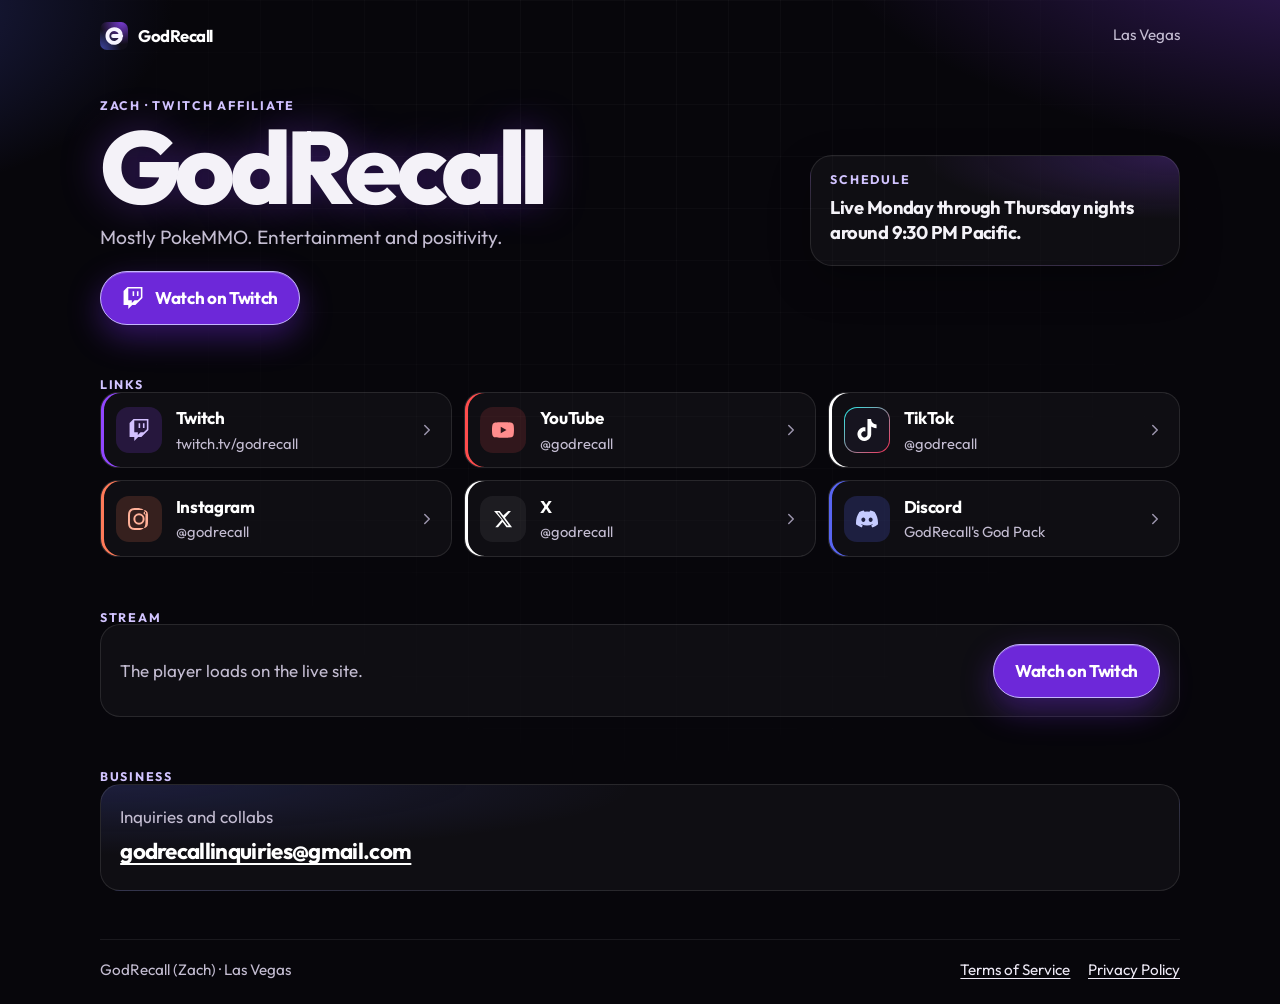
<file: index.html>
<!DOCTYPE html>
<html lang="en">
<head>
  <meta charset="utf-8">
  <meta name="viewport" content="width=device-width, initial-scale=1, viewport-fit=cover">
  <title>GodRecall · PokeMMO on Twitch</title>
  <meta name="description" content="Las Vegas Twitch Affiliate. Mostly PokeMMO, entertainment, and positivity. Live Monday through Thursday nights around 9:30 PM Pacific.">
  <meta name="theme-color" content="#07060b">
  <meta name="color-scheme" content="dark">
  <link rel="canonical" href="https://godrecall.com/">
  <link rel="icon" href="/favicon.svg" type="image/svg+xml">
  <link rel="apple-touch-icon" href="/apple-touch-icon.png">
  <meta property="og:title" content="GodRecall">
  <meta property="og:description" content="Las Vegas Twitch Affiliate. Mostly PokeMMO, entertainment, and positivity. Live Monday through Thursday nights around 9:30 PM Pacific.">
  <meta property="og:type" content="website">
  <meta property="og:url" content="https://godrecall.com/">
  <meta property="og:image" content="https://godrecall.com/og-image.png">
  <meta property="og:image:type" content="image/png">
  <meta property="og:image:width" content="1200">
  <meta property="og:image:height" content="630">
  <meta property="og:image:alt" content="GodRecall, a Las Vegas Twitch Affiliate who mostly streams PokeMMO.">
  <meta name="twitter:card" content="summary_large_image">
  <meta name="twitter:site" content="@godrecall">
  <meta name="twitter:title" content="GodRecall">
  <meta name="twitter:description" content="Las Vegas Twitch Affiliate. Mostly PokeMMO, entertainment, and positivity. Live Monday through Thursday nights around 9:30 PM Pacific.">
  <meta name="twitter:image" content="https://godrecall.com/og-image.png">
  <meta name="twitter:image:alt" content="GodRecall, a Las Vegas Twitch Affiliate who mostly streams PokeMMO.">
  <link rel="stylesheet" href="/styles.css">
  <script type="application/ld+json">
  {
    "@context": "https://schema.org",
    "@type": "Person",
    "name": "Zach",
    "alternateName": "GodRecall",
    "description": "Mostly PokeMMO streamer focused on entertainment and positivity.",
    "url": "https://godrecall.com/",
    "email": "godrecallinquiries@gmail.com",
    "homeLocation": {
      "@type": "Place",
      "name": "Las Vegas"
    },
    "sameAs": [
      "https://twitch.tv/godrecall",
      "https://youtube.com/@godrecall",
      "https://tiktok.com/@godrecall",
      "https://instagram.com/godrecall",
      "https://x.com/godrecall",
      "https://discord.gg/zZrCK5zesz"
    ]
  }
  </script>
</head>
<body>
  <a class="skip" href="#content">Skip to content</a>
  <header class="site-header shell">
    <a class="brand" href="/">
      <img class="brand-mark" src="/favicon.svg" width="28" height="28" alt="">
      GodRecall
    </a>
    <p class="loc">Las Vegas</p>
  </header>
  <main id="content" class="shell" tabindex="-1">
    <section class="hero">
      <div class="hero-copy">
        <p class="eyebrow">Zach · Twitch Affiliate</p>
        <h1>GodRecall</h1>
        <p class="tagline">Mostly PokeMMO. Entertainment and positivity.</p>
        <div class="cta-row">
          <a class="btn btn-primary" href="https://twitch.tv/godrecall" target="_blank" rel="me noopener noreferrer">
            <svg xmlns="http://www.w3.org/2000/svg" viewBox="0 0 24 24" width="22" height="22" aria-hidden="true">
              <path fill="currentColor" d="M11.571 4.714h1.715v5.143H11.57zm4.715 0H18v5.143h-1.714zM6 0 1.714 4.286v15.428h5.143V24l4.286-4.286h3.428L22.286 12V0zm14.571 11.143-3.428 3.428h-3.429l-3 3v-3H6.857V1.714h13.714z"/>
            </svg>
            Watch on Twitch
          </a>
        </div>
      </div>
      <aside class="schedule" aria-labelledby="schedule-heading">
        <h2 id="schedule-heading" class="section-label">Schedule</h2>
        <p>Live Monday through Thursday nights around 9:30 PM Pacific.</p>
      </aside>
    </section>

    <section class="block" aria-labelledby="links-heading">
      <h2 id="links-heading" class="section-label">Links</h2>
      <ul class="link-list">
        <li>
          <a class="link-card" data-brand="twitch" href="https://twitch.tv/godrecall" target="_blank" rel="me noopener noreferrer">
            <span class="icon">
              <svg xmlns="http://www.w3.org/2000/svg" viewBox="0 0 24 24" width="22" height="22" aria-hidden="true">
                <path fill="currentColor" d="M11.571 4.714h1.715v5.143H11.57zm4.715 0H18v5.143h-1.714zM6 0 1.714 4.286v15.428h5.143V24l4.286-4.286h3.428L22.286 12V0zm14.571 11.143-3.428 3.428h-3.429l-3 3v-3H6.857V1.714h13.714z"/>
              </svg>
            </span>
            <span>
              <span class="link-name">Twitch</span>
              <span class="link-meta">twitch.tv/godrecall</span>
            </span>
            <span class="chevron" aria-hidden="true">
              <svg xmlns="http://www.w3.org/2000/svg" viewBox="0 0 24 24" width="18" height="18">
                <path fill="none" stroke="currentColor" stroke-width="2" stroke-linecap="round" stroke-linejoin="round" d="M9 6l6 6-6 6"/>
              </svg>
            </span>
          </a>
        </li>
        <li>
          <a class="link-card" data-brand="youtube" href="https://youtube.com/@godrecall" target="_blank" rel="me noopener noreferrer">
            <span class="icon">
              <svg xmlns="http://www.w3.org/2000/svg" viewBox="0 0 24 24" width="22" height="22" aria-hidden="true">
                <path fill="currentColor" d="M23.498 6.186a3.016 3.016 0 0 0-2.122-2.136C19.505 3.545 12 3.545 12 3.545s-7.505 0-9.377.505A3.017 3.017 0 0 0 .502 6.186C0 8.07 0 12 0 12s0 3.93.502 5.814a3.016 3.016 0 0 0 2.122 2.136c1.871.505 9.376.505 9.376.505s7.505 0 9.377-.505a3.015 3.015 0 0 0 2.122-2.136C24 15.93 24 12 24 12s0-3.93-.502-5.814zM9.545 15.568V8.432L15.818 12l-6.273 3.568z"/>
              </svg>
            </span>
            <span>
              <span class="link-name">YouTube</span>
              <span class="link-meta">@godrecall</span>
            </span>
            <span class="chevron" aria-hidden="true">
              <svg xmlns="http://www.w3.org/2000/svg" viewBox="0 0 24 24" width="18" height="18">
                <path fill="none" stroke="currentColor" stroke-width="2" stroke-linecap="round" stroke-linejoin="round" d="M9 6l6 6-6 6"/>
              </svg>
            </span>
          </a>
        </li>
        <li>
          <a class="link-card" data-brand="tiktok" href="https://tiktok.com/@godrecall" target="_blank" rel="me noopener noreferrer">
            <span class="icon">
              <svg xmlns="http://www.w3.org/2000/svg" viewBox="0 0 24 24" width="22" height="22" aria-hidden="true">
                <path fill="currentColor" d="M12.525.02c1.31-.02 2.61-.01 3.91-.02.08 1.53.63 3.09 1.75 4.17 1.12 1.11 2.7 1.62 4.24 1.79v4.03c-1.44-.05-2.89-.35-4.2-.97-.57-.26-1.1-.59-1.62-.93-.01 2.92.01 5.84-.02 8.75-.08 1.4-.54 2.79-1.35 3.94-1.31 1.92-3.58 3.17-5.91 3.21-1.43.08-2.86-.31-4.08-1.03-2.02-1.19-3.44-3.37-3.65-5.71-.02-.5-.03-1-.01-1.49.18-1.9 1.12-3.72 2.58-4.96 1.66-1.44 3.98-2.13 6.15-1.72.02 1.48-.04 2.96-.04 4.44-.99-.32-2.15-.23-3.02.37-.63.41-1.11 1.04-1.36 1.75-.21.51-.15 1.07-.14 1.61.24 1.64 1.82 3.02 3.5 2.87 1.12-.01 2.19-.66 2.77-1.61.19-.33.4-.67.41-1.06.1-1.79.06-3.57.07-5.36.01-4.03-.01-8.05.02-12.07z"/>
              </svg>
            </span>
            <span>
              <span class="link-name">TikTok</span>
              <span class="link-meta">@godrecall</span>
            </span>
            <span class="chevron" aria-hidden="true">
              <svg xmlns="http://www.w3.org/2000/svg" viewBox="0 0 24 24" width="18" height="18">
                <path fill="none" stroke="currentColor" stroke-width="2" stroke-linecap="round" stroke-linejoin="round" d="M9 6l6 6-6 6"/>
              </svg>
            </span>
          </a>
        </li>
        <li>
          <a class="link-card" data-brand="instagram" href="https://instagram.com/godrecall" target="_blank" rel="me noopener noreferrer">
            <span class="icon">
              <svg xmlns="http://www.w3.org/2000/svg" viewBox="0 0 24 24" width="22" height="22" aria-hidden="true">
                <path fill="currentColor" d="M12 2.163c3.204 0 3.584.012 4.85.07 3.252.148 4.771 1.691 4.919 4.919.058 1.265.069 1.645.069 4.849 0 3.205-.012 3.584-.069 4.849-.149 3.225-1.664 4.771-4.919 4.919-1.266.058-1.644.07-4.85.07-3.204 0-3.584-.012-4.849-.07-3.26-.149-4.771-1.699-4.919-4.92-.058-1.265-.07-1.644-.07-4.849 0-3.204.013-3.583.07-4.849.149-3.227 1.664-4.771 4.919-4.919 1.266-.057 1.645-.069 4.849-.069zM12 0C8.741 0 8.333.014 7.053.072 2.695.272.273 2.69.073 7.052.014 8.333 0 8.741 0 12c0 3.259.014 3.668.072 4.948.2 4.358 2.618 6.78 6.98 6.98 1.281.058 1.689.072 4.948.072 4.354.2 6.782-2.618 6.979-6.98.059-1.28.073-1.689.073-4.948 0-3.259-.014-3.667-.072-4.947-.196-4.354-2.617-6.78-6.979-6.98C15.668.014 15.259 0 12 0zm0 5.838a6.162 6.162 0 1 0 0 12.324 6.162 6.162 0 0 0 0-12.324zM12 16a4 4 0 1 1 0-8 4 4 0 0 1 0 8zm6.406-11.845a1.44 1.44 0 1 0 0 2.881 1.44 1.44 0 0 0 0-2.881z"/>
              </svg>
            </span>
            <span>
              <span class="link-name">Instagram</span>
              <span class="link-meta">@godrecall</span>
            </span>
            <span class="chevron" aria-hidden="true">
              <svg xmlns="http://www.w3.org/2000/svg" viewBox="0 0 24 24" width="18" height="18">
                <path fill="none" stroke="currentColor" stroke-width="2" stroke-linecap="round" stroke-linejoin="round" d="M9 6l6 6-6 6"/>
              </svg>
            </span>
          </a>
        </li>
        <li>
          <a class="link-card" data-brand="x" href="https://x.com/godrecall" target="_blank" rel="me noopener noreferrer">
            <span class="icon">
              <svg xmlns="http://www.w3.org/2000/svg" viewBox="0 0 24 24" width="20" height="20" aria-hidden="true">
                <path fill="currentColor" d="M18.244 2.25h3.308l-7.227 8.26 8.502 11.24H16.17l-4.714-6.231-5.401 6.231H2.744l7.727-8.835L1.254 2.25H8.08l4.253 5.622L18.244 2.25zm-1.161 17.52h1.833L7.084 4.126H5.117z"/>
              </svg>
            </span>
            <span>
              <span class="link-name">X</span>
              <span class="link-meta">@godrecall</span>
            </span>
            <span class="chevron" aria-hidden="true">
              <svg xmlns="http://www.w3.org/2000/svg" viewBox="0 0 24 24" width="18" height="18">
                <path fill="none" stroke="currentColor" stroke-width="2" stroke-linecap="round" stroke-linejoin="round" d="M9 6l6 6-6 6"/>
              </svg>
            </span>
          </a>
        </li>
        <li>
          <a class="link-card" data-brand="discord" href="https://discord.gg/zZrCK5zesz" target="_blank" rel="me noopener noreferrer">
            <span class="icon">
              <svg xmlns="http://www.w3.org/2000/svg" viewBox="0 0 24 24" width="22" height="22" aria-hidden="true">
                <path fill="currentColor" d="M20.317 4.37a19.791 19.791 0 0 0-4.885-1.515.074.074 0 0 0-.079.037c-.21.375-.444.864-.608 1.25a18.27 18.27 0 0 0-5.487 0 12.64 12.64 0 0 0-.617-1.25.077.077 0 0 0-.079-.037A19.736 19.736 0 0 0 3.677 4.37a.07.07 0 0 0-.032.027C.533 9.046-.32 13.58.099 18.057a.082.082 0 0 0 .031.057 19.9 19.9 0 0 0 5.993 3.03.078.078 0 0 0 .084-.028 14.09 14.09 0 0 0 1.226-1.994.076.076 0 0 0-.041-.106 13.107 13.107 0 0 1-1.872-.892.077.077 0 0 1-.008-.128 10.2 10.2 0 0 0 .372-.292.074.074 0 0 1 .077-.01c3.928 1.793 8.18 1.793 12.062 0a.074.074 0 0 1 .078.01c.12.098.246.198.373.292a.077.077 0 0 1-.006.127 12.299 12.299 0 0 1-1.873.892.077.077 0 0 0-.041.107c.36.698.772 1.362 1.225 1.993a.076.076 0 0 0 .084.028 19.839 19.839 0 0 0 6.002-3.03.077.077 0 0 0 .032-.054c.5-5.177-.838-9.674-3.549-13.66a.061.061 0 0 0-.031-.03zM8.02 15.33c-1.183 0-2.157-1.085-2.157-2.419 0-1.333.956-2.419 2.157-2.419 1.21 0 2.176 1.096 2.157 2.42 0 1.333-.956 2.418-2.157 2.418zm7.975 0c-1.183 0-2.157-1.085-2.157-2.419 0-1.333.955-2.419 2.157-2.419 1.21 0 2.176 1.096 2.157 2.42 0 1.333-.946 2.418-2.157 2.418z"/>
              </svg>
            </span>
            <span>
              <span class="link-name">Discord</span>
              <span class="link-meta">GodRecall's God Pack</span>
            </span>
            <span class="chevron" aria-hidden="true">
              <svg xmlns="http://www.w3.org/2000/svg" viewBox="0 0 24 24" width="18" height="18">
                <path fill="none" stroke="currentColor" stroke-width="2" stroke-linecap="round" stroke-linejoin="round" d="M9 6l6 6-6 6"/>
              </svg>
            </span>
          </a>
        </li>
      </ul>
    </section>

    <section class="block" aria-labelledby="stream-heading">
      <h2 id="stream-heading" class="section-label">Stream</h2>
      <!-- Twitch only plays the embed when parent matches the hosting domain. -->
      <div class="player-frame" id="player-frame">
        <iframe
          id="twitch-frame"
          title="GodRecall on Twitch"
          width="640"
          height="360"
          src="https://player.twitch.tv/?channel=godrecall&amp;parent=zachkleinschmidt.github.io&amp;parent=godrecall.com&amp;parent=www.godrecall.com&amp;muted=true&amp;autoplay=false"
          allow="autoplay; fullscreen; picture-in-picture; encrypted-media"
          allowfullscreen
          loading="lazy"></iframe>
      </div>
      <div class="player-fallback" id="player-fallback" hidden>
        <p>The player loads on the live site.</p>
        <a class="btn btn-primary" href="https://twitch.tv/godrecall" target="_blank" rel="noopener noreferrer">Watch on Twitch</a>
      </div>
      <script>
        (function () {
          var host = location.hostname;
          var allowed = host === "zachkleinschmidt.github.io" || host === "godrecall.com" || host === "www.godrecall.com";
          if (allowed) return;
          var frame = document.getElementById("player-frame");
          var fallback = document.getElementById("player-fallback");
          if (frame) frame.remove();
          if (fallback) fallback.hidden = false;
        })();
      </script>
    </section>

    <section class="block" aria-labelledby="business-heading">
      <h2 id="business-heading" class="section-label">Business</h2>
      <div class="contact-card">
        <p>Inquiries and collabs</p>
        <a class="email" href="mailto:godrecallinquiries@gmail.com">godrecallinquiries@gmail.com</a>
      </div>
    </section>
  </main>
  <footer class="site-footer shell">
    <p>GodRecall (Zach) · Las Vegas</p>
    <nav aria-label="Legal">
      <a href="/terms-of-service.html">Terms of Service</a>
      <a href="/privacy-policy.html">Privacy Policy</a>
    </nav>
  </footer>
</body>
</html>
</file>
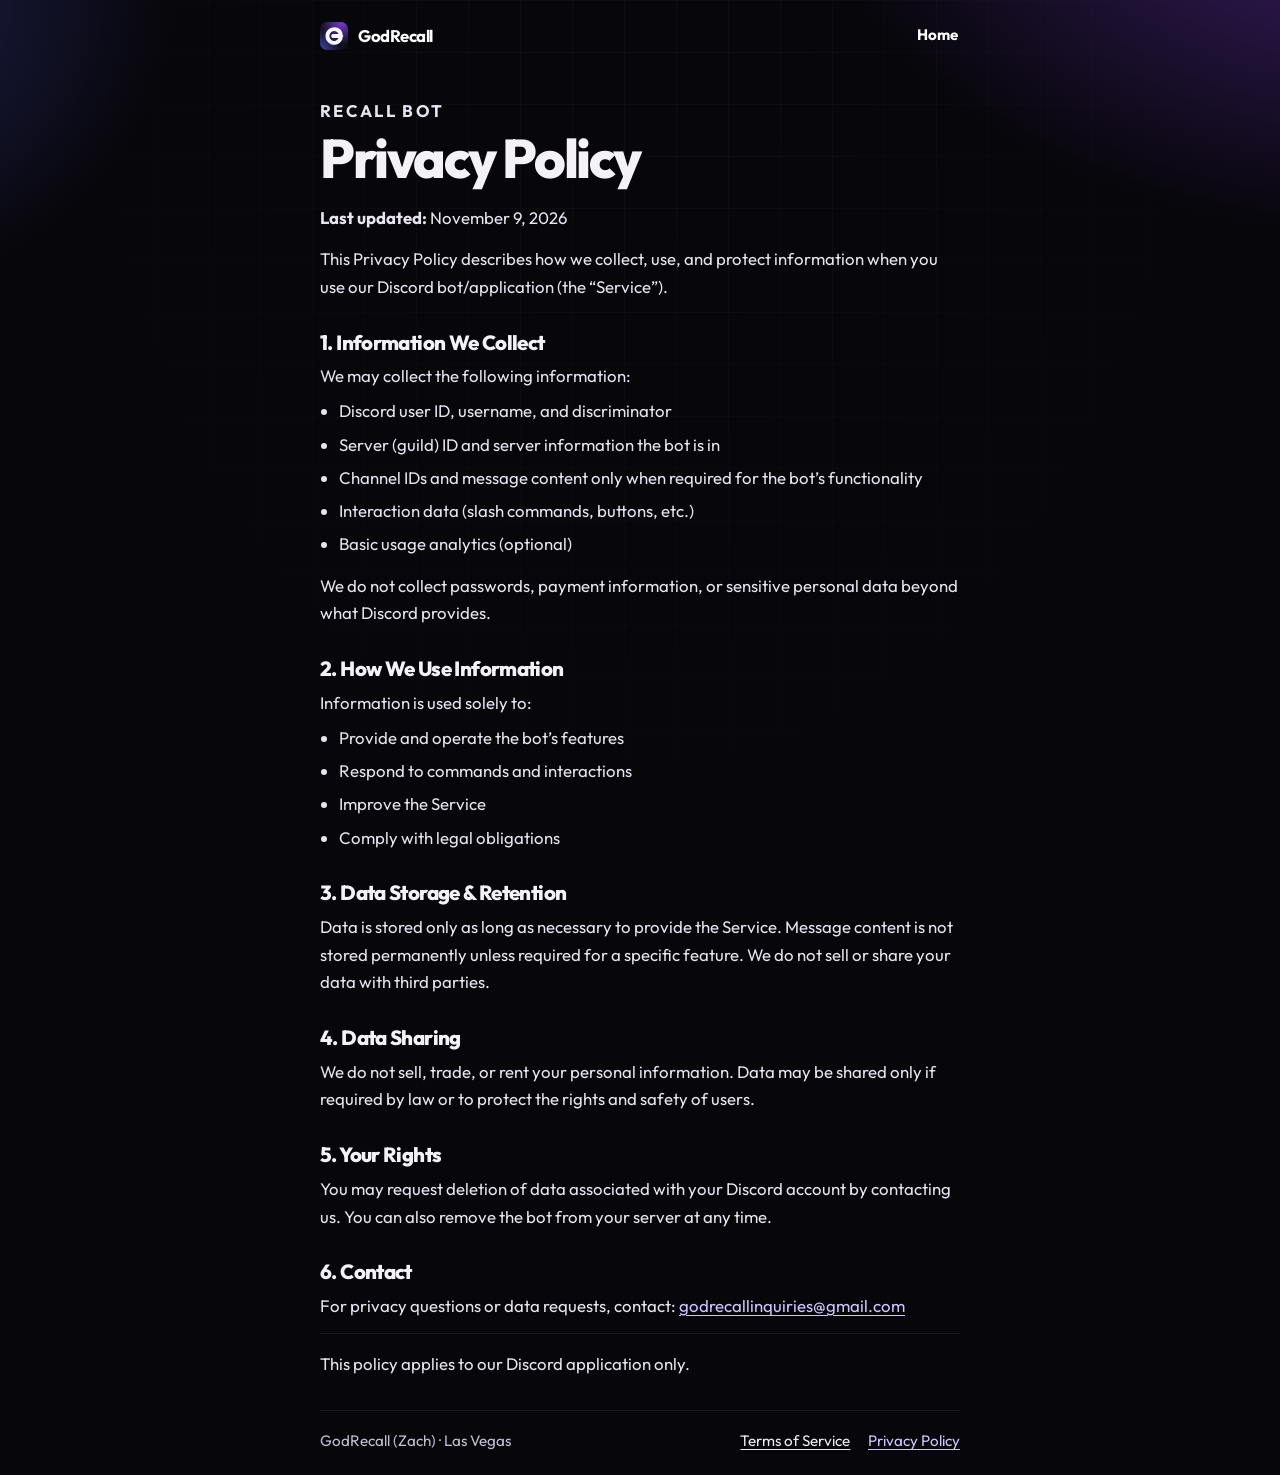
<file: privacy/index.html>
<!DOCTYPE html>
<html lang="en">
<head>
  <meta charset="utf-8">
  <meta name="viewport" content="width=device-width, initial-scale=1, viewport-fit=cover">
  <title>Redirecting to Privacy Policy · GodRecall</title>
  <meta name="robots" content="noindex">
  <link rel="canonical" href="https://godrecall.com/privacy-policy.html">
  <meta http-equiv="refresh" content="0; url=/privacy-policy.html">
  <link rel="icon" href="/favicon.svg" type="image/svg+xml">
  <link rel="stylesheet" href="/styles.css">
  <script>location.replace("/privacy-policy.html");</script>
</head>
<body>
  <main class="shell shell-narrow redirect-page">
    <h1>Privacy Policy</h1>
    <p><a href="/privacy-policy.html">Continue to the Privacy Policy</a>.</p>
  </main>
</body>
</html>
</file>
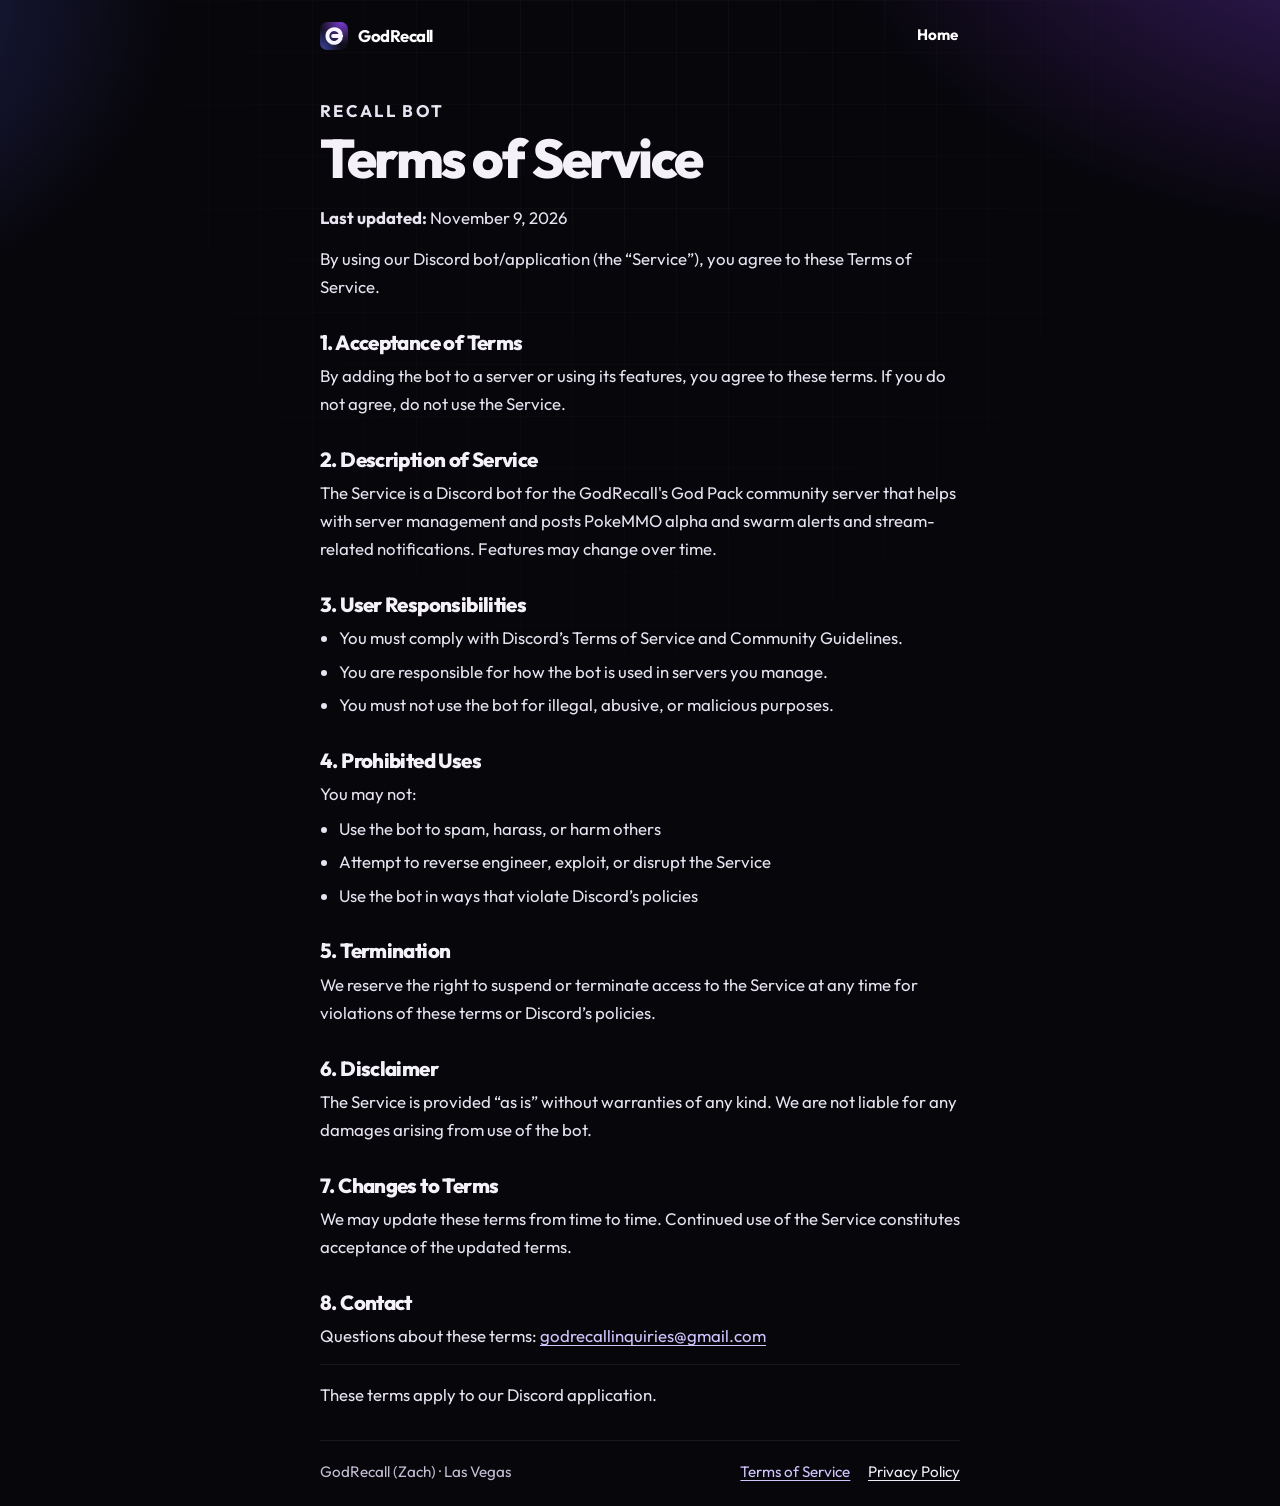
<file: terms/index.html>
<!DOCTYPE html>
<html lang="en">
<head>
  <meta charset="utf-8">
  <meta name="viewport" content="width=device-width, initial-scale=1, viewport-fit=cover">
  <title>Redirecting to Terms of Service · GodRecall</title>
  <meta name="robots" content="noindex">
  <link rel="canonical" href="https://godrecall.com/terms-of-service.html">
  <meta http-equiv="refresh" content="0; url=/terms-of-service.html">
  <link rel="icon" href="/favicon.svg" type="image/svg+xml">
  <link rel="stylesheet" href="/styles.css">
  <script>location.replace("/terms-of-service.html");</script>
</head>
<body>
  <main class="shell shell-narrow redirect-page">
    <h1>Terms of Service</h1>
    <p><a href="/terms-of-service.html">Continue to the Terms of Service</a>.</p>
  </main>
</body>
</html>
</file>
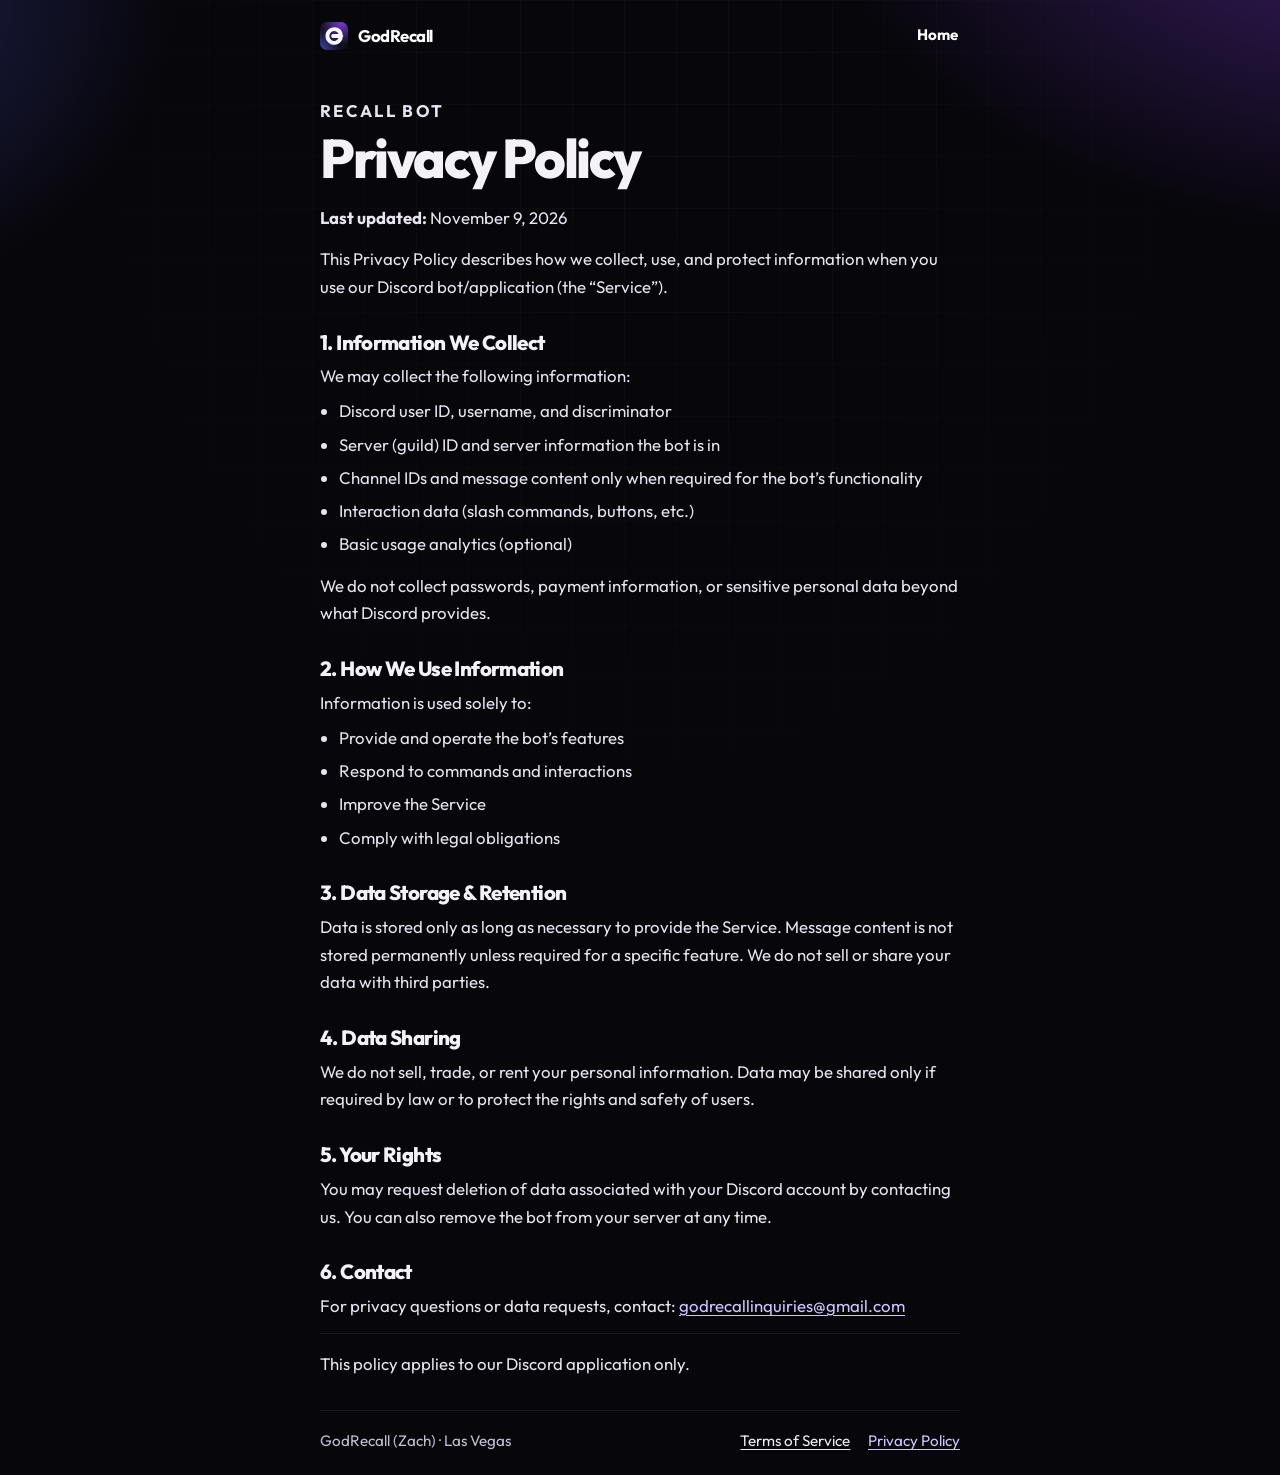
<file: privacy-policy.html>
<!DOCTYPE html>
<html lang="en">
<head>
  <meta charset="utf-8">
  <meta name="viewport" content="width=device-width, initial-scale=1, viewport-fit=cover">
  <title>Privacy Policy · Recall Bot</title>
  <meta name="description" content="Privacy Policy for Recall Bot, the Discord bot for GodRecall’s God Pack.">
  <meta name="theme-color" content="#07060b">
  <link rel="canonical" href="https://godrecall.com/privacy-policy.html">
  <link rel="icon" href="/favicon.svg" type="image/svg+xml">
  <link rel="apple-touch-icon" href="/apple-touch-icon.png">
  <meta property="og:title" content="Privacy Policy · Recall Bot">
  <meta property="og:description" content="Privacy Policy for Recall Bot, the Discord bot for GodRecall’s God Pack.">
  <meta property="og:type" content="website">
  <meta property="og:url" content="https://godrecall.com/privacy-policy.html">
  <meta property="og:image" content="https://godrecall.com/og-image.png">
  <meta name="twitter:card" content="summary_large_image">
  <meta name="twitter:title" content="Privacy Policy · Recall Bot">
  <meta name="twitter:description" content="Privacy Policy for Recall Bot, the Discord bot for GodRecall’s God Pack.">
  <meta name="twitter:image" content="https://godrecall.com/og-image.png">
  <link rel="stylesheet" href="/styles.css">
</head>
<body>
  <a class="skip" href="#content">Skip to content</a>
  <header class="site-header shell shell-narrow">
    <a class="brand" href="/">
      <img class="brand-mark" src="/favicon.svg" width="28" height="28" alt="">
      GodRecall
    </a>
    <a class="header-link" href="/">Home</a>
  </header>
  <main id="content" class="shell shell-narrow legal" tabindex="-1">
    <p class="eyebrow">Recall Bot</p>
    <h1>Privacy Policy</h1>
    <p><strong>Last updated:</strong> November 9, 2026</p>

    <p>This Privacy Policy describes how we collect, use, and protect information when you use our Discord bot/application (the “Service”).</p>

    <h2>1. Information We Collect</h2>
    <p>We may collect the following information:</p>
    <ul>
      <li>Discord user ID, username, and discriminator</li>
      <li>Server (guild) ID and server information the bot is in</li>
      <li>Channel IDs and message content only when required for the bot’s functionality</li>
      <li>Interaction data (slash commands, buttons, etc.)</li>
      <li>Basic usage analytics (optional)</li>
    </ul>
    <p>We do not collect passwords, payment information, or sensitive personal data beyond what Discord provides.</p>

    <h2>2. How We Use Information</h2>
    <p>Information is used solely to:</p>
    <ul>
      <li>Provide and operate the bot’s features</li>
      <li>Respond to commands and interactions</li>
      <li>Improve the Service</li>
      <li>Comply with legal obligations</li>
    </ul>

    <h2>3. Data Storage &amp; Retention</h2>
    <p>Data is stored only as long as necessary to provide the Service. Message content is not stored permanently unless required for a specific feature. We do not sell or share your data with third parties.</p>

    <h2>4. Data Sharing</h2>
    <p>We do not sell, trade, or rent your personal information. Data may be shared only if required by law or to protect the rights and safety of users.</p>

    <h2>5. Your Rights</h2>
    <p>You may request deletion of data associated with your Discord account by contacting us. You can also remove the bot from your server at any time.</p>

    <h2>6. Contact</h2>
    <p>For privacy questions or data requests, contact: <a href="mailto:godrecallinquiries@gmail.com">godrecallinquiries@gmail.com</a></p>

    <p class="legal-end">This policy applies to our Discord application only.</p>
  </main>
  <footer class="site-footer shell shell-narrow">
    <p>GodRecall (Zach) · Las Vegas</p>
    <nav aria-label="Legal">
      <a href="/terms-of-service.html">Terms of Service</a>
      <a href="/privacy-policy.html" aria-current="page">Privacy Policy</a>
    </nav>
  </footer>
</body>
</html>
</file>
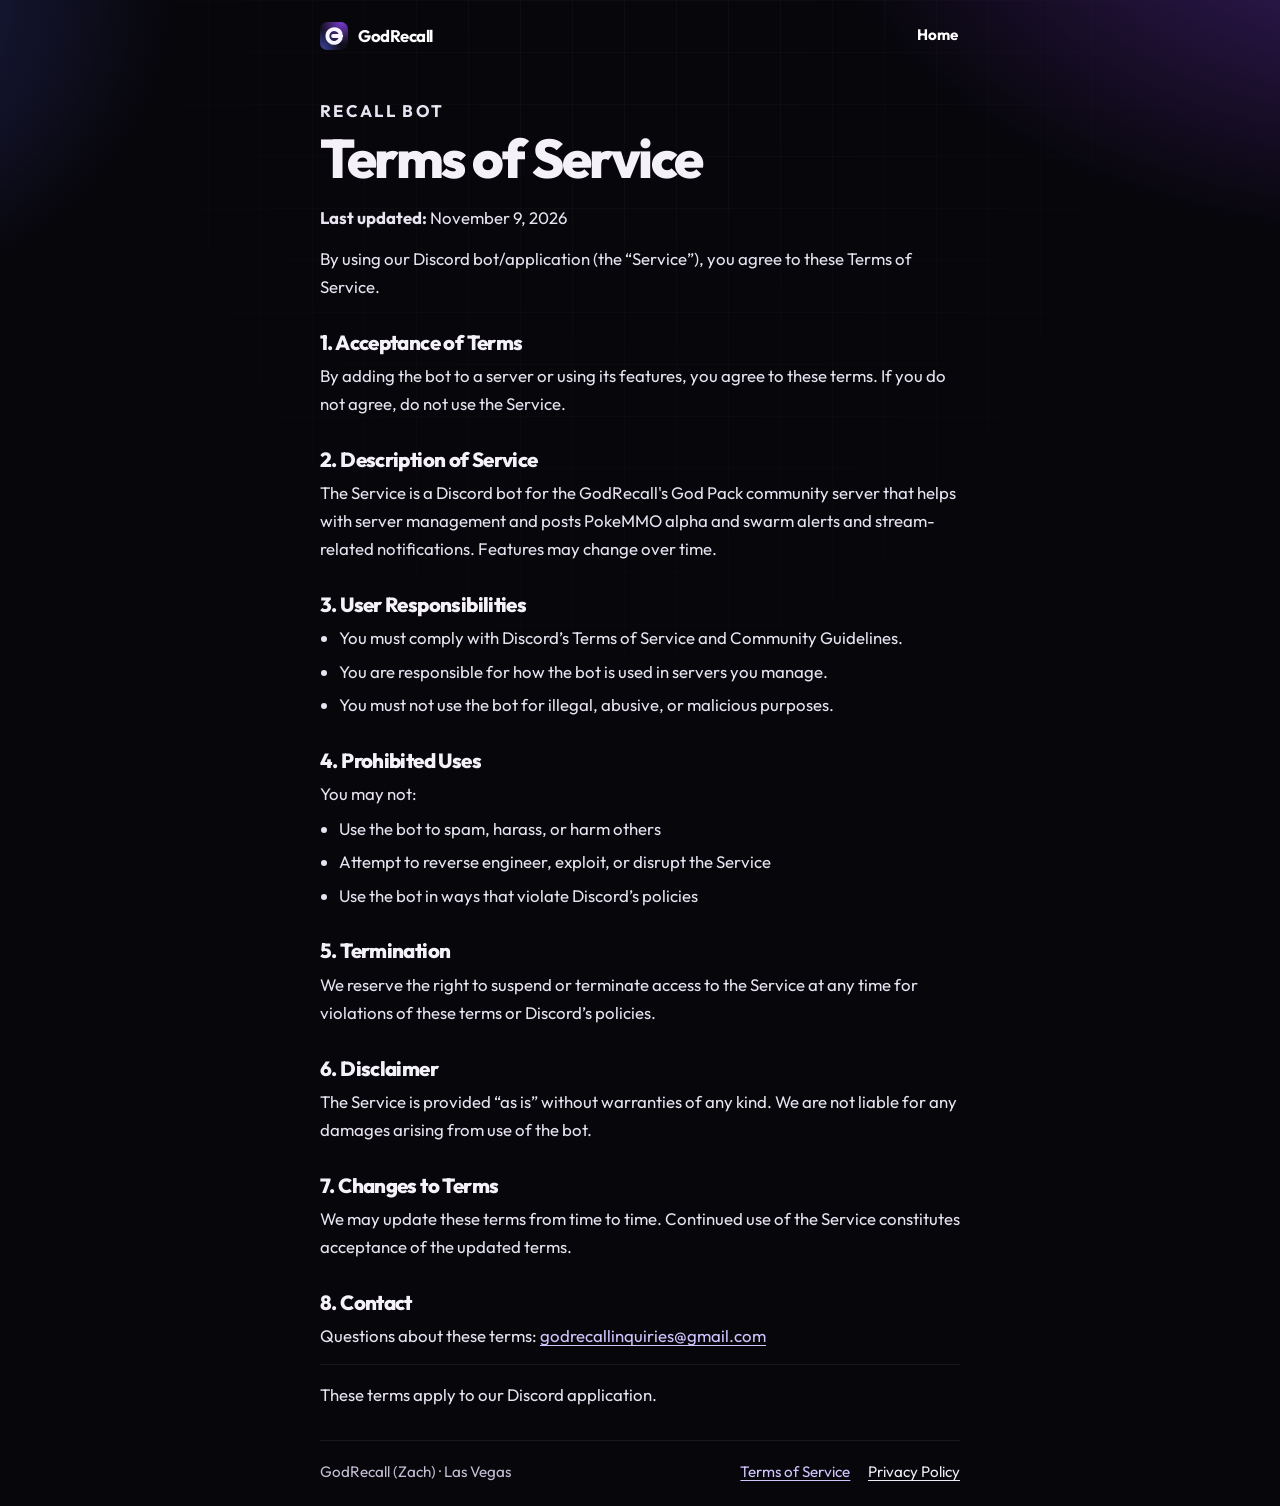
<file: terms-of-service.html>
<!DOCTYPE html>
<html lang="en">
<head>
  <meta charset="utf-8">
  <meta name="viewport" content="width=device-width, initial-scale=1, viewport-fit=cover">
  <title>Terms of Service · Recall Bot</title>
  <meta name="description" content="Terms of Service for Recall Bot, the Discord bot for GodRecall’s God Pack.">
  <meta name="theme-color" content="#07060b">
  <link rel="canonical" href="https://godrecall.com/terms-of-service.html">
  <link rel="icon" href="/favicon.svg" type="image/svg+xml">
  <link rel="apple-touch-icon" href="/apple-touch-icon.png">
  <meta property="og:title" content="Terms of Service · Recall Bot">
  <meta property="og:description" content="Terms of Service for Recall Bot, the Discord bot for GodRecall’s God Pack.">
  <meta property="og:type" content="website">
  <meta property="og:url" content="https://godrecall.com/terms-of-service.html">
  <meta property="og:image" content="https://godrecall.com/og-image.png">
  <meta name="twitter:card" content="summary_large_image">
  <meta name="twitter:title" content="Terms of Service · Recall Bot">
  <meta name="twitter:description" content="Terms of Service for Recall Bot, the Discord bot for GodRecall’s God Pack.">
  <meta name="twitter:image" content="https://godrecall.com/og-image.png">
  <link rel="stylesheet" href="/styles.css">
</head>
<body>
  <a class="skip" href="#content">Skip to content</a>
  <header class="site-header shell shell-narrow">
    <a class="brand" href="/">
      <img class="brand-mark" src="/favicon.svg" width="28" height="28" alt="">
      GodRecall
    </a>
    <a class="header-link" href="/">Home</a>
  </header>
  <main id="content" class="shell shell-narrow legal" tabindex="-1">
    <p class="eyebrow">Recall Bot</p>
    <h1>Terms of Service</h1>
    <p><strong>Last updated:</strong> November 9, 2026</p>

    <p>By using our Discord bot/application (the “Service”), you agree to these Terms of Service.</p>

    <h2>1. Acceptance of Terms</h2>
    <p>By adding the bot to a server or using its features, you agree to these terms. If you do not agree, do not use the Service.</p>

    <h2>2. Description of Service</h2>
    <p>The Service is a Discord bot for the GodRecall's God Pack community server that helps with server management and posts PokeMMO alpha and swarm alerts and stream-related notifications. Features may change over time.</p>

    <h2>3. User Responsibilities</h2>
    <ul>
      <li>You must comply with Discord’s Terms of Service and Community Guidelines.</li>
      <li>You are responsible for how the bot is used in servers you manage.</li>
      <li>You must not use the bot for illegal, abusive, or malicious purposes.</li>
    </ul>

    <h2>4. Prohibited Uses</h2>
    <p>You may not:</p>
    <ul>
      <li>Use the bot to spam, harass, or harm others</li>
      <li>Attempt to reverse engineer, exploit, or disrupt the Service</li>
      <li>Use the bot in ways that violate Discord’s policies</li>
    </ul>

    <h2>5. Termination</h2>
    <p>We reserve the right to suspend or terminate access to the Service at any time for violations of these terms or Discord’s policies.</p>

    <h2>6. Disclaimer</h2>
    <p>The Service is provided “as is” without warranties of any kind. We are not liable for any damages arising from use of the bot.</p>

    <h2>7. Changes to Terms</h2>
    <p>We may update these terms from time to time. Continued use of the Service constitutes acceptance of the updated terms.</p>

    <h2>8. Contact</h2>
    <p>Questions about these terms: <a href="mailto:godrecallinquiries@gmail.com">godrecallinquiries@gmail.com</a></p>

    <p class="legal-end">These terms apply to our Discord application.</p>
  </main>
  <footer class="site-footer shell shell-narrow">
    <p>GodRecall (Zach) · Las Vegas</p>
    <nav aria-label="Legal">
      <a href="/terms-of-service.html" aria-current="page">Terms of Service</a>
      <a href="/privacy-policy.html">Privacy Policy</a>
    </nav>
  </footer>
</body>
</html>
</file>
<file: styles.css>
@font-face {
  font-family: "Outfit";
  font-style: normal;
  font-weight: 400;
  font-display: swap;
  src: url("fonts/outfit-400.woff2") format("woff2");
}

@font-face {
  font-family: "Outfit";
  font-style: normal;
  font-weight: 700;
  font-display: swap;
  src: url("fonts/outfit-700.woff2") format("woff2");
}

@font-face {
  font-family: "Outfit";
  font-style: normal;
  font-weight: 800;
  font-display: swap;
  src: url("fonts/outfit-800.woff2") format("woff2");
}

:root {
  --bg: #07060b;
  --text: #f4f2f8;
  --muted: #c4bdd2;
  --line: rgba(255, 255, 255, 0.1);
  --twitch: #9146ff;
  --discord: #5865f2;
  --font: "Outfit", ui-sans-serif, system-ui, -apple-system, "Segoe UI", Roboto, Helvetica, Arial, sans-serif;
  --shadow: 0 16px 40px rgba(0, 0, 0, 0.28);
}

*,
*::before,
*::after {
  box-sizing: border-box;
}

html {
  color-scheme: dark;
  background-color: var(--bg);
  background-image:
    radial-gradient(ellipse 90% 50% at 110% -10%, rgba(145, 70, 255, 0.42), transparent 52%),
    radial-gradient(ellipse 70% 45% at -20% 0%, rgba(88, 101, 242, 0.38), transparent 48%),
    radial-gradient(ellipse 55% 40% at 70% 120%, rgba(145, 70, 255, 0.16), transparent 50%);
  min-height: 100%;
}

body {
  margin: 0;
  min-height: 100vh;
  min-height: 100dvh;
  display: flex;
  flex-direction: column;
  color: var(--text);
  font-family: var(--font);
  font-size: 1.0625rem;
  font-weight: 400;
  line-height: 1.5;
  background: transparent;
  -webkit-font-smoothing: antialiased;
  padding-left: env(safe-area-inset-left);
  padding-right: env(safe-area-inset-right);
}

body::before {
  content: "";
  position: fixed;
  inset: 0;
  z-index: -1;
  pointer-events: none;
  background-image:
    linear-gradient(rgba(255, 255, 255, 0.028) 1px, transparent 1px),
    linear-gradient(90deg, rgba(255, 255, 255, 0.028) 1px, transparent 1px);
  background-size: 52px 52px;
  mask-image: radial-gradient(ellipse at 50% 0%, #000 15%, transparent 72%);
}

h1,
h2,
p {
  margin: 0;
}

h1,
h2 {
  font-weight: 800;
  letter-spacing: -0.045em;
  line-height: 1.02;
}

a {
  color: inherit;
}

:focus-visible {
  outline: 2px solid #f5f3ff;
  outline-offset: 3px;
}

.skip {
  position: absolute;
  left: 1rem;
  top: 0;
  transform: translateY(-150%);
  background: #fff;
  color: #111;
  font-weight: 700;
  text-decoration: none;
  padding: 0.6rem 0.9rem;
  border-radius: 10px;
  z-index: 5;
}

.skip:focus {
  transform: translateY(0.75rem);
}

.shell {
  width: min(1080px, calc(100% - 2.5rem));
  margin-inline: auto;
}

.shell-narrow {
  width: min(40rem, calc(100% - 2.5rem));
}

.site-header {
  display: flex;
  align-items: center;
  justify-content: space-between;
  gap: 1rem;
  min-height: 4.25rem;
  padding-top: max(0.85rem, env(safe-area-inset-top));
  padding-bottom: 0.85rem;
}

.brand {
  display: inline-flex;
  align-items: center;
  gap: 0.65rem;
  min-height: 44px;
  color: #fff;
  text-decoration: none;
  font-weight: 700;
  letter-spacing: -0.03em;
  font-size: 1.05rem;
}

.brand-mark {
  width: 28px;
  height: 28px;
  display: block;
  flex: none;
}

.loc,
.header-link {
  color: var(--muted);
  font-size: 0.95rem;
}

.header-link {
  display: inline-flex;
  align-items: center;
  min-height: 44px;
  padding-inline: 0.15rem;
  color: #fff;
  font-weight: 700;
  text-decoration: none;
}

.header-link:hover {
  color: #d6ccff;
}

main {
  flex: 1 0 auto;
  padding-top: 0.85rem;
  padding-bottom: 3rem;
}

main:focus {
  outline: none;
}

.eyebrow,
.section-label {
  color: #d2c4ff;
  font-size: 0.78rem;
  font-weight: 700;
  letter-spacing: 0.14em;
  text-transform: uppercase;
}

.hero {
  display: grid;
  gap: 1.15rem;
}

.hero h1 {
  margin: 0.35rem 0 0.7rem;
  font-size: clamp(2.85rem, 12vw, 6.4rem);
  line-height: 0.9;
  letter-spacing: -0.055em;
  text-shadow: 0 0 42px rgba(145, 70, 255, 0.35);
}

.tagline {
  max-width: 28rem;
  color: var(--muted);
  font-size: 1.2rem;
  line-height: 1.4;
}

.cta-row {
  margin-top: 1.2rem;
}

.btn {
  display: inline-flex;
  align-items: center;
  justify-content: center;
  gap: 0.7rem;
  min-height: 54px;
  padding: 0.75rem 1.3rem;
  border-radius: 999px;
  text-decoration: none;
  font-weight: 700;
  letter-spacing: -0.02em;
  line-height: 1;
}

.btn svg {
  display: block;
  flex: none;
}

.btn-primary {
  width: 100%;
  background: #6d28d9;
  color: #fff;
  border: 1px solid #c4b5fd;
  box-shadow:
    inset 0 1px 0 rgba(255, 255, 255, 0.24),
    0 12px 32px rgba(109, 40, 217, 0.42);
}

.btn-primary:active {
  background: #5b21b6;
}

.schedule {
  margin: 0;
  padding: 1.15rem 1.2rem 1.25rem;
  border-radius: 22px;
  border: 1px solid var(--line);
  background:
    radial-gradient(120% 100% at 100% 0%, rgba(145, 70, 255, 0.24), transparent 58%),
    rgba(255, 255, 255, 0.035);
  box-shadow: var(--shadow);
}

.schedule .section-label {
  display: block;
  margin-bottom: 0.55rem;
}

.schedule p {
  font-size: 1.15rem;
  font-weight: 700;
  letter-spacing: -0.03em;
  line-height: 1.35;
}

.block {
  margin-top: 2.6rem;
}

.link-list {
  list-style: none;
  margin: 0;
  padding: 0;
  display: grid;
  gap: 0.75rem;
}

.link-card {
  display: grid;
  grid-template-columns: auto minmax(0, 1fr) auto;
  align-items: center;
  gap: 0.85rem;
  min-height: 74px;
  height: 100%;
  padding: 0.8rem 0.95rem;
  border-radius: 18px;
  border: 1px solid var(--line);
  background: rgba(255, 255, 255, 0.035);
  color: #fff;
  text-decoration: none;
  box-shadow: inset 3px 0 0 var(--brand, var(--twitch));
}

.link-card[data-brand="twitch"] { --brand: #9146ff; }
.link-card[data-brand="youtube"] { --brand: #ff4d4d; }
.link-card[data-brand="tiktok"] { --brand: #ffffff; }
.link-card[data-brand="instagram"] { --brand: #ff7a59; }
.link-card[data-brand="x"] { --brand: #ffffff; }
.link-card[data-brand="discord"] { --brand: #5865f2; }

.icon {
  width: 46px;
  height: 46px;
  display: grid;
  place-items: center;
  border-radius: 13px;
  background: rgba(255, 255, 255, 0.06);
  color: #fff;
}

.link-card[data-brand="twitch"] .icon {
  background: rgba(145, 70, 255, 0.18);
  color: #d3c0ff;
}

.link-card[data-brand="youtube"] .icon {
  background: rgba(255, 77, 77, 0.14);
  color: #ff8d8d;
}

.link-card[data-brand="instagram"] .icon {
  background: rgba(255, 122, 89, 0.16);
  color: #ffb199;
}

.link-card[data-brand="discord"] .icon {
  background: rgba(88, 101, 242, 0.2);
  color: #c5cbff;
}

.link-card[data-brand="tiktok"] .icon {
  color: #fff;
  background:
    linear-gradient(#16141f, #16141f) padding-box,
    linear-gradient(135deg, #25f4ee, #fe2c55) border-box;
  border: 1.5px solid transparent;
}

.icon svg,
.chevron svg {
  display: block;
}

.link-name {
  display: block;
  font-weight: 700;
  letter-spacing: -0.02em;
}

.link-meta {
  display: block;
  margin-top: 0.1rem;
  color: var(--muted);
  font-size: 0.92rem;
}

.chevron {
  color: #9c95ad;
}

.link-card:active {
  background: rgba(255, 255, 255, 0.07);
}

.player-frame {
  position: relative;
  aspect-ratio: 16 / 9;
  border-radius: 20px;
  overflow: hidden;
  background: #000;
  border: 1px solid rgba(145, 70, 255, 0.4);
  box-shadow: 0 18px 48px rgba(88, 101, 242, 0.18);
}

.player-frame iframe {
  position: absolute;
  inset: 0;
  width: 100%;
  height: 100%;
  border: 0;
}

.player-fallback {
  display: flex;
  flex-wrap: wrap;
  align-items: center;
  justify-content: space-between;
  gap: 1rem;
  padding: 1.15rem 1.2rem;
  border-radius: 20px;
  border: 1px solid var(--line);
  background: rgba(255, 255, 255, 0.035);
}

.player-fallback[hidden] {
  display: none;
}

.player-fallback p {
  color: var(--muted);
  margin: 0;
}

.contact-card {
  padding: 1.2rem 1.2rem 1.3rem;
  border-radius: 20px;
  border: 1px solid var(--line);
  background:
    radial-gradient(90% 120% at 0% 0%, rgba(88, 101, 242, 0.18), transparent 55%),
    rgba(255, 255, 255, 0.035);
}

.contact-card p {
  color: var(--muted);
  margin-bottom: 0.35rem;
}

.email {
  color: #fff;
  font-size: clamp(1.05rem, 2.4vw, 1.4rem);
  font-weight: 700;
  letter-spacing: -0.03em;
  overflow-wrap: anywhere;
  text-underline-offset: 0.16em;
}

.email:hover {
  color: #e4dcff;
}

.site-footer {
  display: flex;
  flex-wrap: wrap;
  align-items: flex-start;
  justify-content: space-between;
  gap: 0.75rem 1.5rem;
  margin-top: 0;
  padding-top: 1.2rem;
  padding-bottom: max(1.4rem, env(safe-area-inset-bottom));
  border-top: 1px solid rgba(255, 255, 255, 0.08);
  color: var(--muted);
  font-size: 0.95rem;
}

.site-footer nav {
  display: flex;
  flex-wrap: wrap;
  gap: 0.35rem 1.1rem;
}

.site-footer a {
  color: #eeeaf6;
  text-underline-offset: 0.18em;
}

.site-footer a:hover {
  color: #fff;
}

.site-footer a[aria-current="page"] {
  color: #d2c4ff;
}

.page-simple {
  padding-top: 1.5rem;
  padding-bottom: 3rem;
}

.page-simple h1 {
  margin: 0.4rem 0 0.75rem;
  font-size: clamp(2.4rem, 8vw, 4.2rem);
}

.page-simple .cta-row {
  margin-top: 1.4rem;
}

.legal {
  padding-bottom: 2rem;
}

.legal h1 {
  margin: 0.4rem 0 1.1rem;
  font-size: clamp(2.3rem, 7vw, 3.4rem);
}

.legal h2 {
  margin: 2rem 0 0.55rem;
  font-size: 1.28rem;
  letter-spacing: -0.03em;
}

.legal p,
.legal li {
  color: #e7e3f0;
  font-size: 1.05rem;
  line-height: 1.65;
}

.legal p + p,
.legal ul + p {
  margin-top: 0.85rem;
}

.legal ul {
  margin: 0.45rem 0 0;
  padding-left: 1.2rem;
}

.legal li + li {
  margin-top: 0.35rem;
}

.legal a {
  color: #d2c4ff;
  text-underline-offset: 0.16em;
}

.legal-end {
  margin-top: 2.4rem;
  padding-top: 1rem;
  border-top: 1px solid rgba(255, 255, 255, 0.08);
  color: var(--muted);
  font-size: 0.98rem;
}

.redirect-page {
  padding-top: 4.5rem;
}

.redirect-page h1 {
  margin-bottom: 0.75rem;
  font-size: clamp(2rem, 6vw, 3rem);
}

.redirect-page a {
  color: #d2c4ff;
}

@media (min-width: 640px) {
  .btn-primary {
    width: auto;
  }
}

@media (min-width: 720px) {
  .link-list {
    grid-template-columns: 1fr 1fr;
  }
}

@media (min-width: 880px) {
  main {
    padding-top: 1.6rem;
  }

  .hero {
    grid-template-columns: minmax(0, 1.45fr) minmax(260px, 0.8fr);
    gap: 2rem 2.5rem;
    align-items: center;
  }

  .block {
    margin-top: 3.4rem;
  }
}

@media (min-width: 1020px) {
  .link-list {
    grid-template-columns: 1fr 1fr 1fr;
  }
}

@media (hover: hover) and (pointer: fine) {
  .btn,
  .link-card,
  .chevron,
  .header-link,
  .email,
  .brand {
    transition: transform 160ms ease, background-color 160ms ease, border-color 160ms ease, box-shadow 160ms ease, color 160ms ease;
  }

  .btn-primary:hover {
    transform: translateY(-2px);
    background: #7c3aed;
    box-shadow:
      inset 0 1px 0 rgba(255, 255, 255, 0.28),
      0 16px 36px rgba(124, 58, 237, 0.5);
  }

  .link-card:hover {
    transform: translateY(-2px);
    border-color: var(--brand);
    background: rgba(255, 255, 255, 0.055);
  }

  .link-card:hover .chevron {
    transform: translateX(3px);
    color: #fff;
  }
}

@media (prefers-reduced-motion: reduce) {
  html {
    scroll-behavior: auto;
  }

  .btn,
  .link-card,
  .chevron,
  .header-link,
  .email,
  .brand {
    transition: none;
  }
}

@media (prefers-contrast: more) {
  .link-card,
  .schedule,
  .contact-card,
  .player-frame,
  .player-fallback,
  .site-footer {
    border-color: #fff;
  }
}

@media print {
  html,
  body {
    background: #fff;
    color: #111;
  }

  body::before,
  .skip,
  .player-frame,
  .player-fallback,
  .cta-row {
    display: none;
  }

  .site-footer,
  .legal a,
  .email {
    color: #111;
  }
}
</file>
